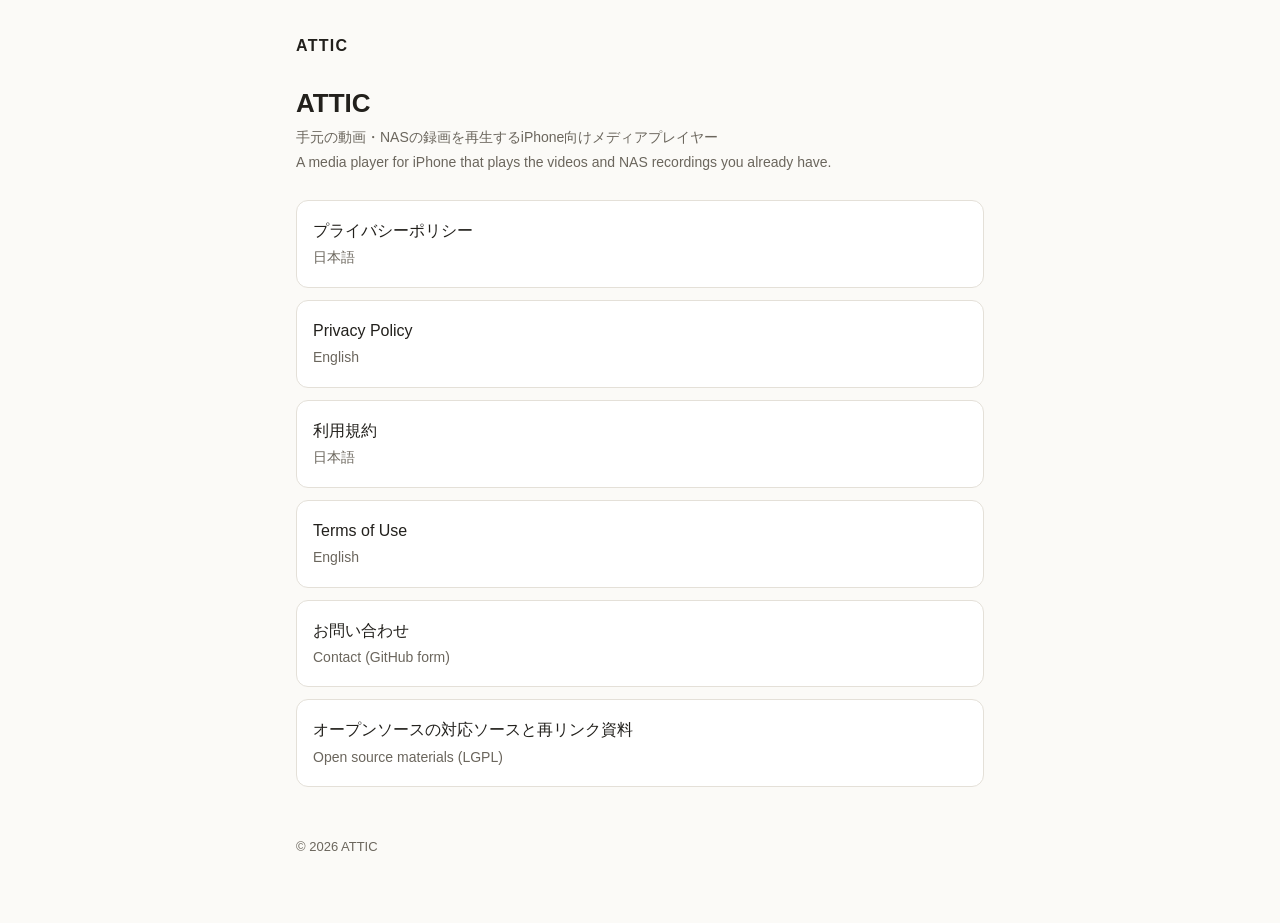
<file: index.html>
<!doctype html>
<html lang="ja"><head><meta charset="utf-8"><meta name="viewport" content="width=device-width,initial-scale=1">
<title>ATTIC</title><link rel="stylesheet" href="style.css"></head>
<body><main>
<header><span class="brand">ATTIC</span></header>
<h1>ATTIC</h1>
<p class="updated">手元の動画・NASの録画を再生するiPhone向けメディアプレイヤー<br>A media player for iPhone that plays the videos and NAS recordings you already have.</p>
<a class="card" href="privacy.html">プライバシーポリシー<span>日本語</span></a>
<a class="card" href="privacy-en.html" lang="en">Privacy Policy<span>English</span></a>
<a class="card" href="terms.html">利用規約<span>日本語</span></a>
<a class="card" href="terms-en.html" lang="en">Terms of Use<span>English</span></a>
<a class="card" href="https://github.com/Aoki-lab1110/attic-oss/issues/new?template=contact.yml">お問い合わせ<span>Contact (GitHub form)</span></a>
<a class="card" href="https://github.com/Aoki-lab1110/attic-oss/releases">オープンソースの対応ソースと再リンク資料<span>Open source materials (LGPL)</span></a>
<footer>© 2026 ATTIC</footer>
</main></body></html>
</file>
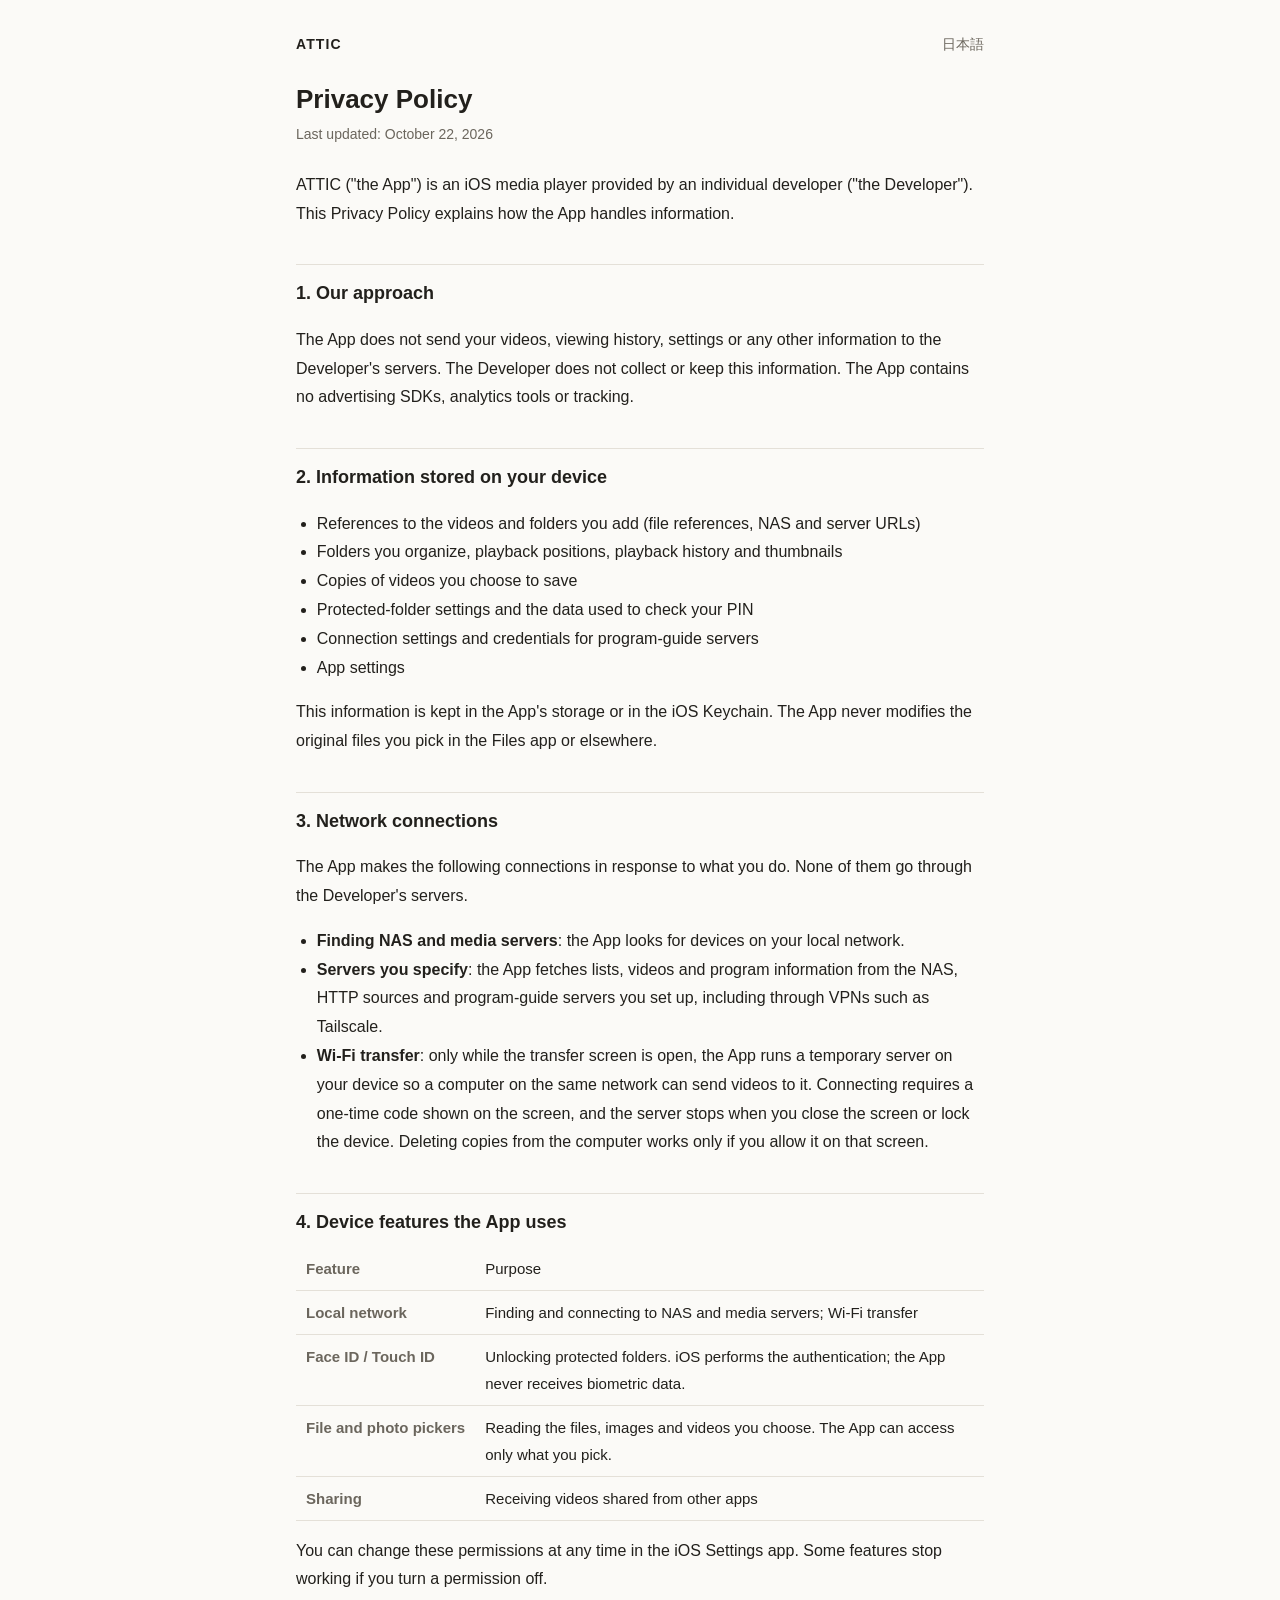
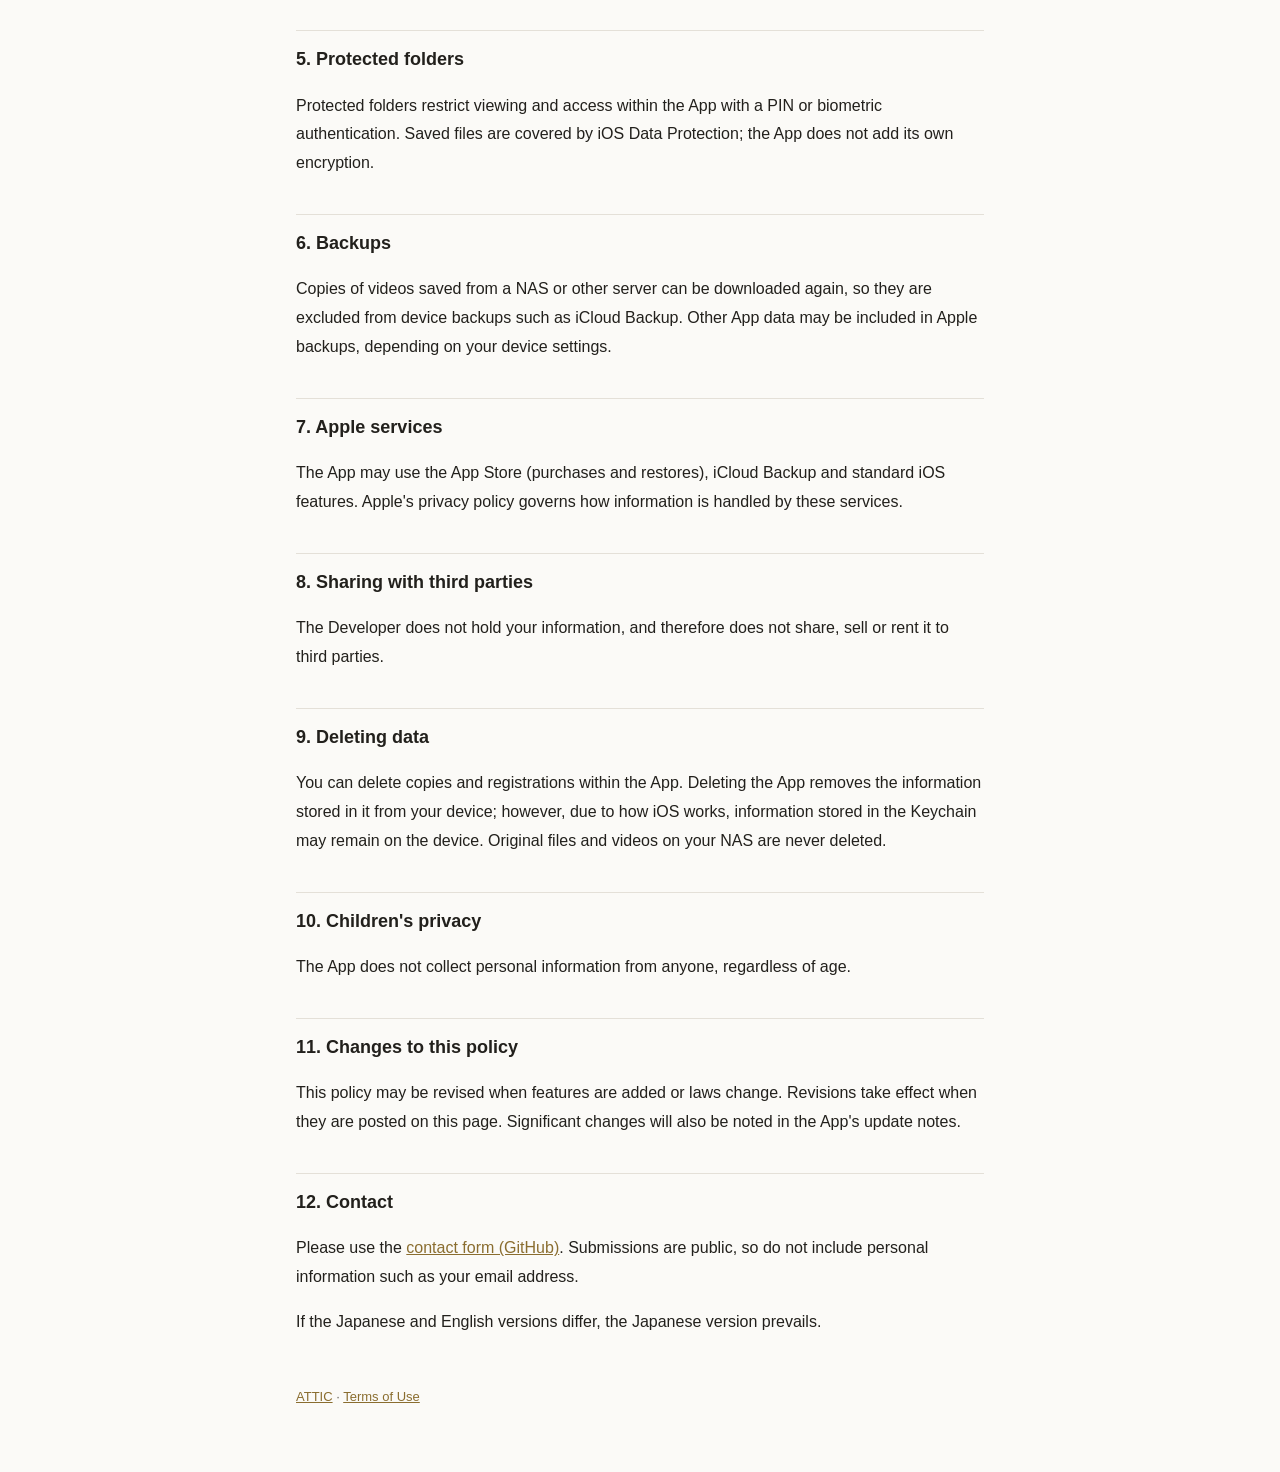
<file: privacy-en.html>
<!doctype html>
<html lang="en"><head><meta charset="utf-8"><meta name="viewport" content="width=device-width,initial-scale=1">
<title>Privacy Policy | ATTIC</title><link rel="stylesheet" href="style.css"></head>
<body><main>
<header><a class="brand" href="./">ATTIC</a><a href="privacy.html" lang="ja">日本語</a></header>
<h1>Privacy Policy</h1>
<p class="updated">Last updated: October 22, 2026</p>

<p>ATTIC ("the App") is an iOS media player provided by an individual developer ("the Developer"). This Privacy Policy explains how the App handles information.</p>

<h2>1. Our approach</h2>
<p>The App does not send your videos, viewing history, settings or any other information to the Developer's servers. The Developer does not collect or keep this information. The App contains no advertising SDKs, analytics tools or tracking.</p>

<h2>2. Information stored on your device</h2>
<ul>
<li>References to the videos and folders you add (file references, NAS and server URLs)</li>
<li>Folders you organize, playback positions, playback history and thumbnails</li>
<li>Copies of videos you choose to save</li>
<li>Protected-folder settings and the data used to check your PIN</li>
<li>Connection settings and credentials for program-guide servers</li>
<li>App settings</li>
</ul>
<p>This information is kept in the App's storage or in the iOS Keychain. The App never modifies the original files you pick in the Files app or elsewhere.</p>

<h2>3. Network connections</h2>
<p>The App makes the following connections in response to what you do. None of them go through the Developer's servers.</p>
<ul>
<li><strong>Finding NAS and media servers</strong>: the App looks for devices on your local network.</li>
<li><strong>Servers you specify</strong>: the App fetches lists, videos and program information from the NAS, HTTP sources and program-guide servers you set up, including through VPNs such as Tailscale.</li>
<li><strong>Wi-Fi transfer</strong>: only while the transfer screen is open, the App runs a temporary server on your device so a computer on the same network can send videos to it. Connecting requires a one-time code shown on the screen, and the server stops when you close the screen or lock the device. Deleting copies from the computer works only if you allow it on that screen.</li>
</ul>

<h2>4. Device features the App uses</h2>
<table>
<tr><th>Feature</th><td>Purpose</td></tr>
<tr><th>Local network</th><td>Finding and connecting to NAS and media servers; Wi-Fi transfer</td></tr>
<tr><th>Face ID / Touch ID</th><td>Unlocking protected folders. iOS performs the authentication; the App never receives biometric data.</td></tr>
<tr><th>File and photo pickers</th><td>Reading the files, images and videos you choose. The App can access only what you pick.</td></tr>
<tr><th>Sharing</th><td>Receiving videos shared from other apps</td></tr>
</table>
<p>You can change these permissions at any time in the iOS Settings app. Some features stop working if you turn a permission off.</p>

<h2>5. Protected folders</h2>
<p>Protected folders restrict viewing and access within the App with a PIN or biometric authentication. Saved files are covered by iOS Data Protection; the App does not add its own encryption.</p>

<h2>6. Backups</h2>
<p>Copies of videos saved from a NAS or other server can be downloaded again, so they are excluded from device backups such as iCloud Backup. Other App data may be included in Apple backups, depending on your device settings.</p>

<h2>7. Apple services</h2>
<p>The App may use the App Store (purchases and restores), iCloud Backup and standard iOS features. Apple's privacy policy governs how information is handled by these services.</p>

<h2>8. Sharing with third parties</h2>
<p>The Developer does not hold your information, and therefore does not share, sell or rent it to third parties.</p>

<h2>9. Deleting data</h2>
<p>You can delete copies and registrations within the App. Deleting the App removes the information stored in it from your device; however, due to how iOS works, information stored in the Keychain may remain on the device. Original files and videos on your NAS are never deleted.</p>

<h2>10. Children's privacy</h2>
<p>The App does not collect personal information from anyone, regardless of age.</p>

<h2>11. Changes to this policy</h2>
<p>This policy may be revised when features are added or laws change. Revisions take effect when they are posted on this page. Significant changes will also be noted in the App's update notes.</p>

<h2>12. Contact</h2>
<p>Please use the <a href="https://github.com/Aoki-lab1110/attic-oss/issues/new?template=contact.yml">contact form (GitHub)</a>. Submissions are public, so do not include personal information such as your email address.</p>

<p>If the Japanese and English versions differ, the Japanese version prevails.</p>
<footer><a href="./">ATTIC</a> · <a href="terms-en.html">Terms of Use</a></footer>
</main></body></html>
</file>
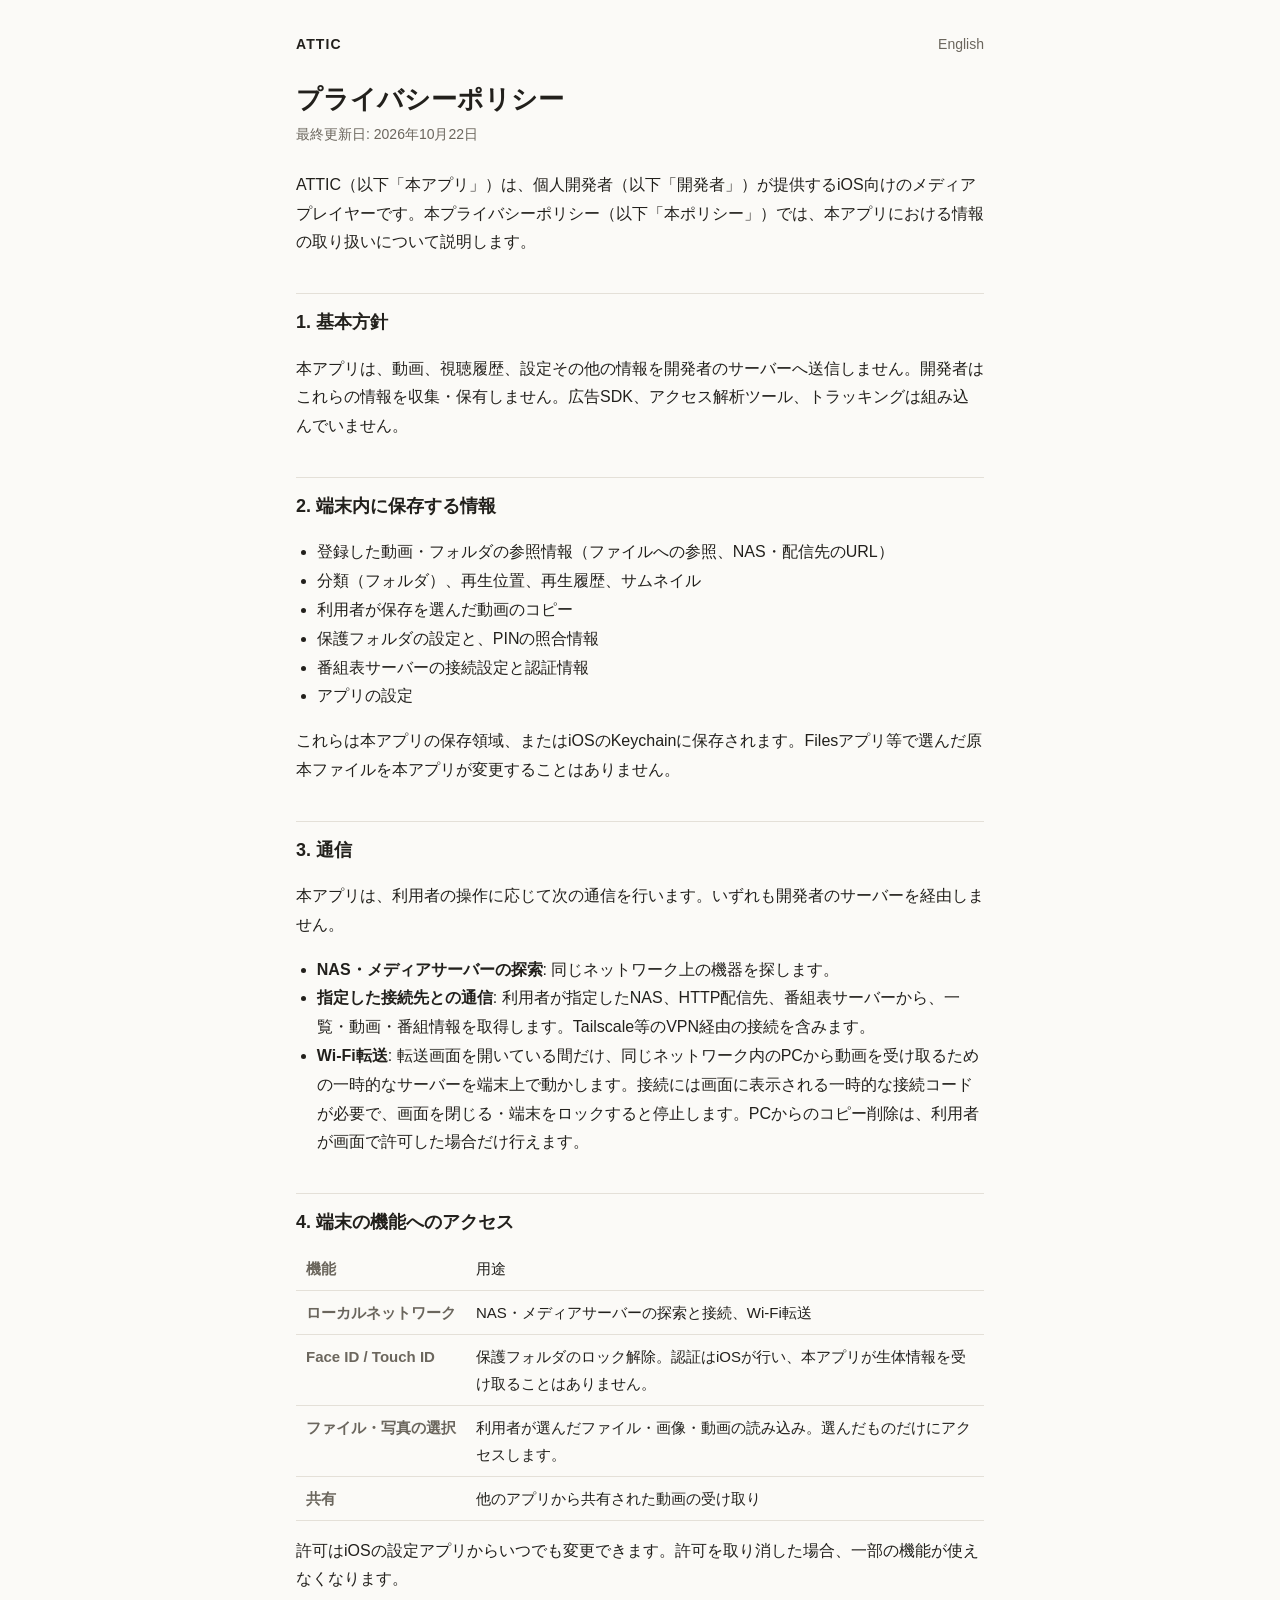
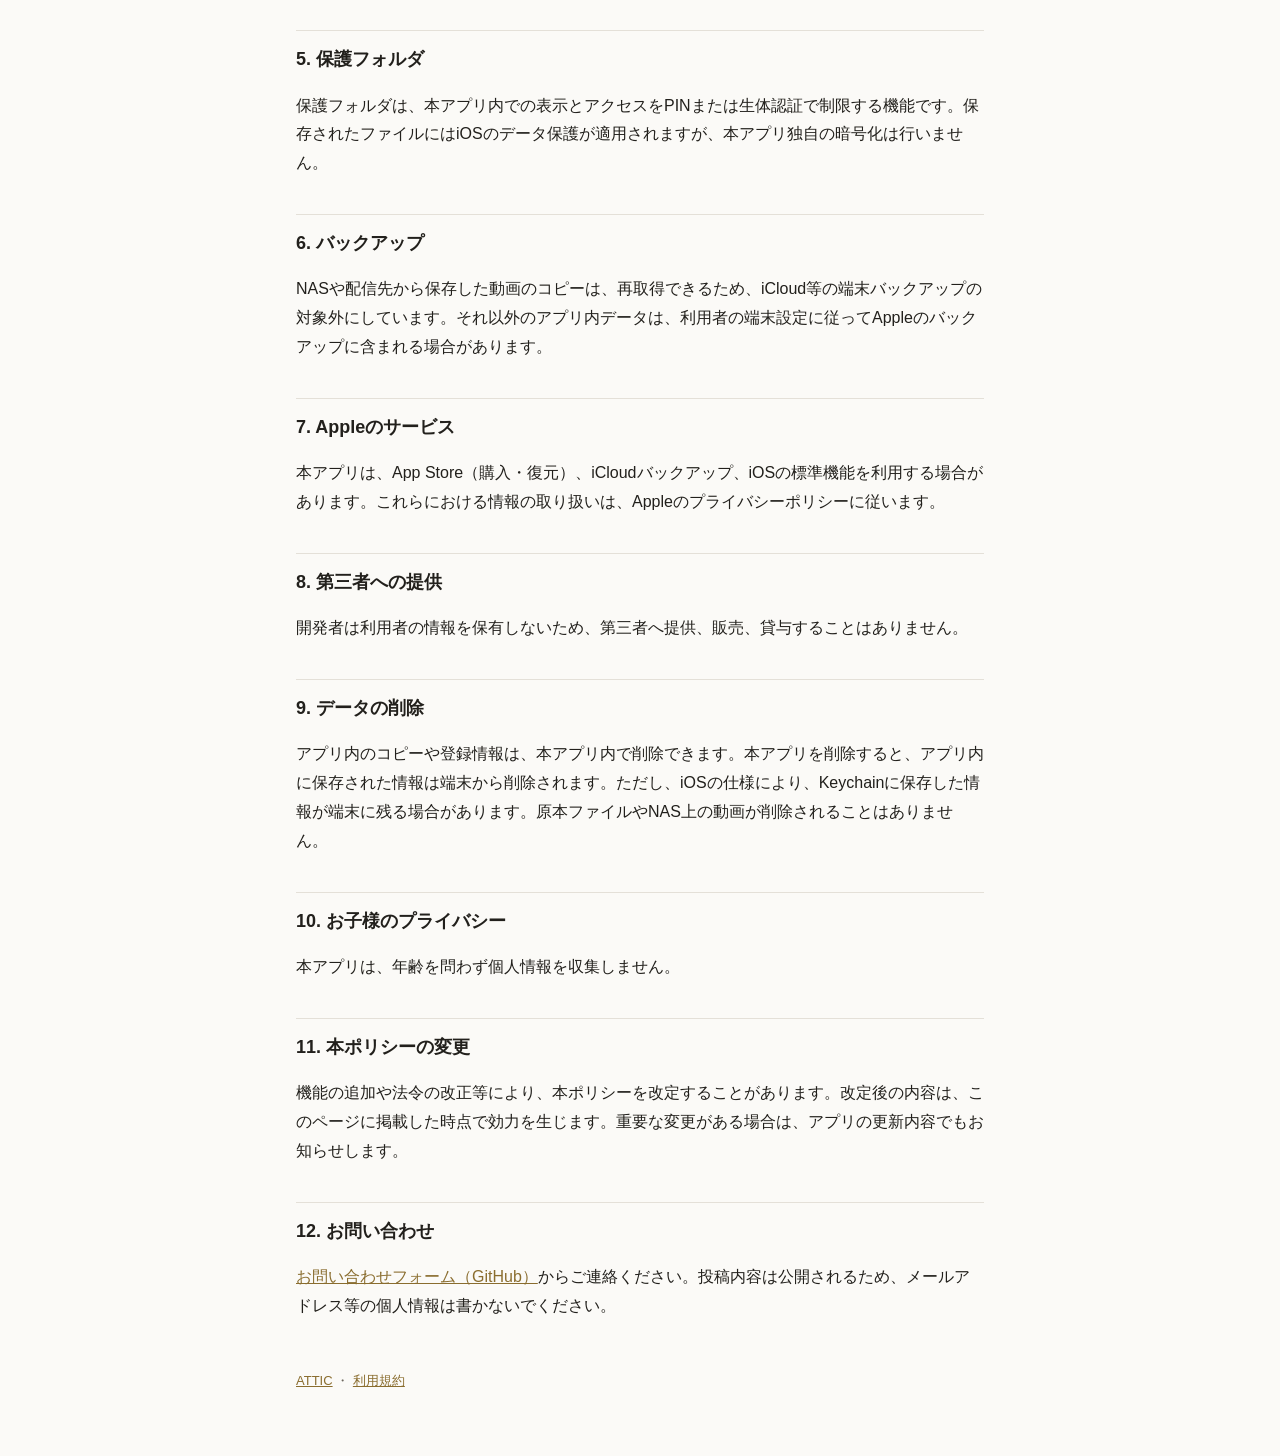
<file: privacy.html>
<!doctype html>
<html lang="ja"><head><meta charset="utf-8"><meta name="viewport" content="width=device-width,initial-scale=1">
<title>プライバシーポリシー | ATTIC</title><link rel="stylesheet" href="style.css"></head>
<body><main>
<header><a class="brand" href="./">ATTIC</a><a href="privacy-en.html" lang="en">English</a></header>
<h1>プライバシーポリシー</h1>
<p class="updated">最終更新日: 2026年10月22日</p>

<p>ATTIC（以下「本アプリ」）は、個人開発者（以下「開発者」）が提供するiOS向けのメディアプレイヤーです。本プライバシーポリシー（以下「本ポリシー」）では、本アプリにおける情報の取り扱いについて説明します。</p>

<h2>1. 基本方針</h2>
<p>本アプリは、動画、視聴履歴、設定その他の情報を開発者のサーバーへ送信しません。開発者はこれらの情報を収集・保有しません。広告SDK、アクセス解析ツール、トラッキングは組み込んでいません。</p>

<h2>2. 端末内に保存する情報</h2>
<ul>
<li>登録した動画・フォルダの参照情報（ファイルへの参照、NAS・配信先のURL）</li>
<li>分類（フォルダ）、再生位置、再生履歴、サムネイル</li>
<li>利用者が保存を選んだ動画のコピー</li>
<li>保護フォルダの設定と、PINの照合情報</li>
<li>番組表サーバーの接続設定と認証情報</li>
<li>アプリの設定</li>
</ul>
<p>これらは本アプリの保存領域、またはiOSのKeychainに保存されます。Filesアプリ等で選んだ原本ファイルを本アプリが変更することはありません。</p>

<h2>3. 通信</h2>
<p>本アプリは、利用者の操作に応じて次の通信を行います。いずれも開発者のサーバーを経由しません。</p>
<ul>
<li><strong>NAS・メディアサーバーの探索</strong>: 同じネットワーク上の機器を探します。</li>
<li><strong>指定した接続先との通信</strong>: 利用者が指定したNAS、HTTP配信先、番組表サーバーから、一覧・動画・番組情報を取得します。Tailscale等のVPN経由の接続を含みます。</li>
<li><strong>Wi-Fi転送</strong>: 転送画面を開いている間だけ、同じネットワーク内のPCから動画を受け取るための一時的なサーバーを端末上で動かします。接続には画面に表示される一時的な接続コードが必要で、画面を閉じる・端末をロックすると停止します。PCからのコピー削除は、利用者が画面で許可した場合だけ行えます。</li>
</ul>

<h2>4. 端末の機能へのアクセス</h2>
<table>
<tr><th>機能</th><td>用途</td></tr>
<tr><th>ローカルネットワーク</th><td>NAS・メディアサーバーの探索と接続、Wi-Fi転送</td></tr>
<tr><th>Face ID / Touch ID</th><td>保護フォルダのロック解除。認証はiOSが行い、本アプリが生体情報を受け取ることはありません。</td></tr>
<tr><th>ファイル・写真の選択</th><td>利用者が選んだファイル・画像・動画の読み込み。選んだものだけにアクセスします。</td></tr>
<tr><th>共有</th><td>他のアプリから共有された動画の受け取り</td></tr>
</table>
<p>許可はiOSの設定アプリからいつでも変更できます。許可を取り消した場合、一部の機能が使えなくなります。</p>

<h2>5. 保護フォルダ</h2>
<p>保護フォルダは、本アプリ内での表示とアクセスをPINまたは生体認証で制限する機能です。保存されたファイルにはiOSのデータ保護が適用されますが、本アプリ独自の暗号化は行いません。</p>

<h2>6. バックアップ</h2>
<p>NASや配信先から保存した動画のコピーは、再取得できるため、iCloud等の端末バックアップの対象外にしています。それ以外のアプリ内データは、利用者の端末設定に従ってAppleのバックアップに含まれる場合があります。</p>

<h2>7. Appleのサービス</h2>
<p>本アプリは、App Store（購入・復元）、iCloudバックアップ、iOSの標準機能を利用する場合があります。これらにおける情報の取り扱いは、Appleのプライバシーポリシーに従います。</p>

<h2>8. 第三者への提供</h2>
<p>開発者は利用者の情報を保有しないため、第三者へ提供、販売、貸与することはありません。</p>

<h2>9. データの削除</h2>
<p>アプリ内のコピーや登録情報は、本アプリ内で削除できます。本アプリを削除すると、アプリ内に保存された情報は端末から削除されます。ただし、iOSの仕様により、Keychainに保存した情報が端末に残る場合があります。原本ファイルやNAS上の動画が削除されることはありません。</p>

<h2>10. お子様のプライバシー</h2>
<p>本アプリは、年齢を問わず個人情報を収集しません。</p>

<h2>11. 本ポリシーの変更</h2>
<p>機能の追加や法令の改正等により、本ポリシーを改定することがあります。改定後の内容は、このページに掲載した時点で効力を生じます。重要な変更がある場合は、アプリの更新内容でもお知らせします。</p>

<h2>12. お問い合わせ</h2>
<p><a href="https://github.com/Aoki-lab1110/attic-oss/issues/new?template=contact.yml">お問い合わせフォーム（GitHub）</a>からご連絡ください。投稿内容は公開されるため、メールアドレス等の個人情報は書かないでください。</p>

<footer><a href="./">ATTIC</a> ・ <a href="terms.html">利用規約</a></footer>
</main></body></html>
</file>
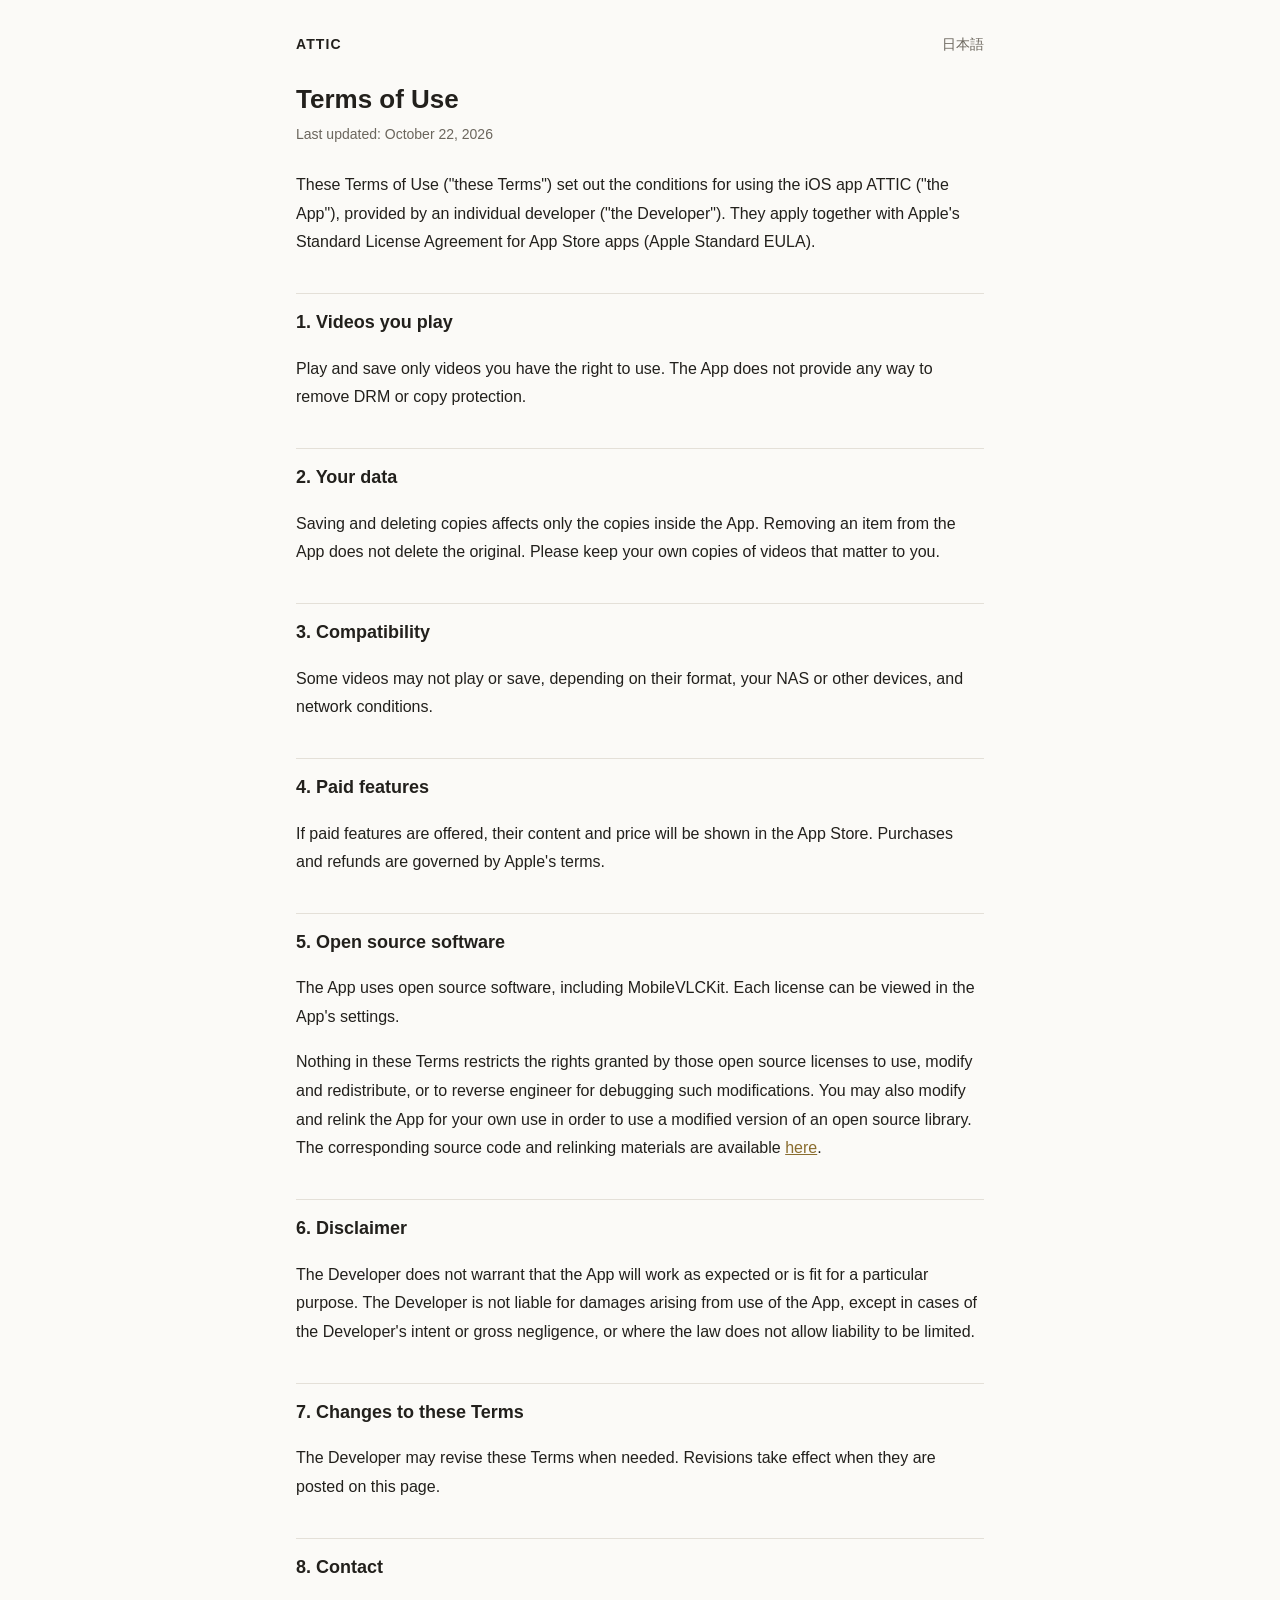
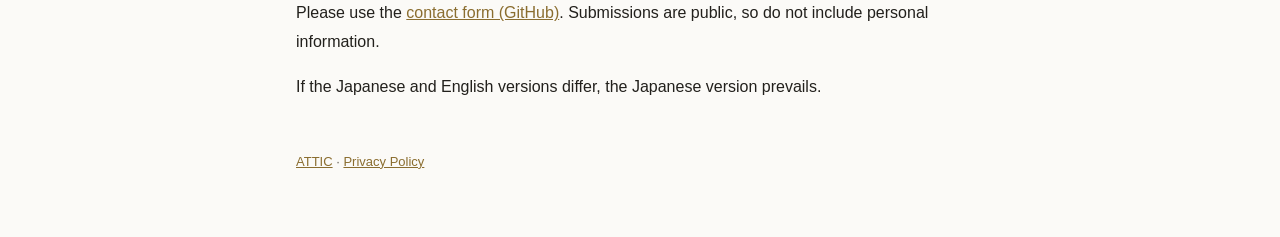
<file: terms-en.html>
<!doctype html>
<html lang="en"><head><meta charset="utf-8"><meta name="viewport" content="width=device-width,initial-scale=1">
<title>Terms of Use | ATTIC</title><link rel="stylesheet" href="style.css"></head>
<body><main>
<header><a class="brand" href="./">ATTIC</a><a href="terms.html" lang="ja">日本語</a></header>
<h1>Terms of Use</h1>
<p class="updated">Last updated: October 22, 2026</p>

<p>These Terms of Use ("these Terms") set out the conditions for using the iOS app ATTIC ("the App"), provided by an individual developer ("the Developer"). They apply together with Apple's Standard License Agreement for App Store apps (Apple Standard EULA).</p>

<h2>1. Videos you play</h2>
<p>Play and save only videos you have the right to use. The App does not provide any way to remove DRM or copy protection.</p>

<h2>2. Your data</h2>
<p>Saving and deleting copies affects only the copies inside the App. Removing an item from the App does not delete the original. Please keep your own copies of videos that matter to you.</p>

<h2>3. Compatibility</h2>
<p>Some videos may not play or save, depending on their format, your NAS or other devices, and network conditions.</p>

<h2>4. Paid features</h2>
<p>If paid features are offered, their content and price will be shown in the App Store. Purchases and refunds are governed by Apple's terms.</p>

<h2>5. Open source software</h2>
<p>The App uses open source software, including MobileVLCKit. Each license can be viewed in the App's settings.</p>
<p>Nothing in these Terms restricts the rights granted by those open source licenses to use, modify and redistribute, or to reverse engineer for debugging such modifications. You may also modify and relink the App for your own use in order to use a modified version of an open source library. The corresponding source code and relinking materials are available <a href="https://github.com/Aoki-lab1110/attic-oss/releases">here</a>.</p>

<h2>6. Disclaimer</h2>
<p>The Developer does not warrant that the App will work as expected or is fit for a particular purpose. The Developer is not liable for damages arising from use of the App, except in cases of the Developer's intent or gross negligence, or where the law does not allow liability to be limited.</p>

<h2>7. Changes to these Terms</h2>
<p>The Developer may revise these Terms when needed. Revisions take effect when they are posted on this page.</p>

<h2>8. Contact</h2>
<p>Please use the <a href="https://github.com/Aoki-lab1110/attic-oss/issues/new?template=contact.yml">contact form (GitHub)</a>. Submissions are public, so do not include personal information.</p>

<p>If the Japanese and English versions differ, the Japanese version prevails.</p>
<footer><a href="./">ATTIC</a> · <a href="privacy-en.html">Privacy Policy</a></footer>
</main></body></html>
</file>
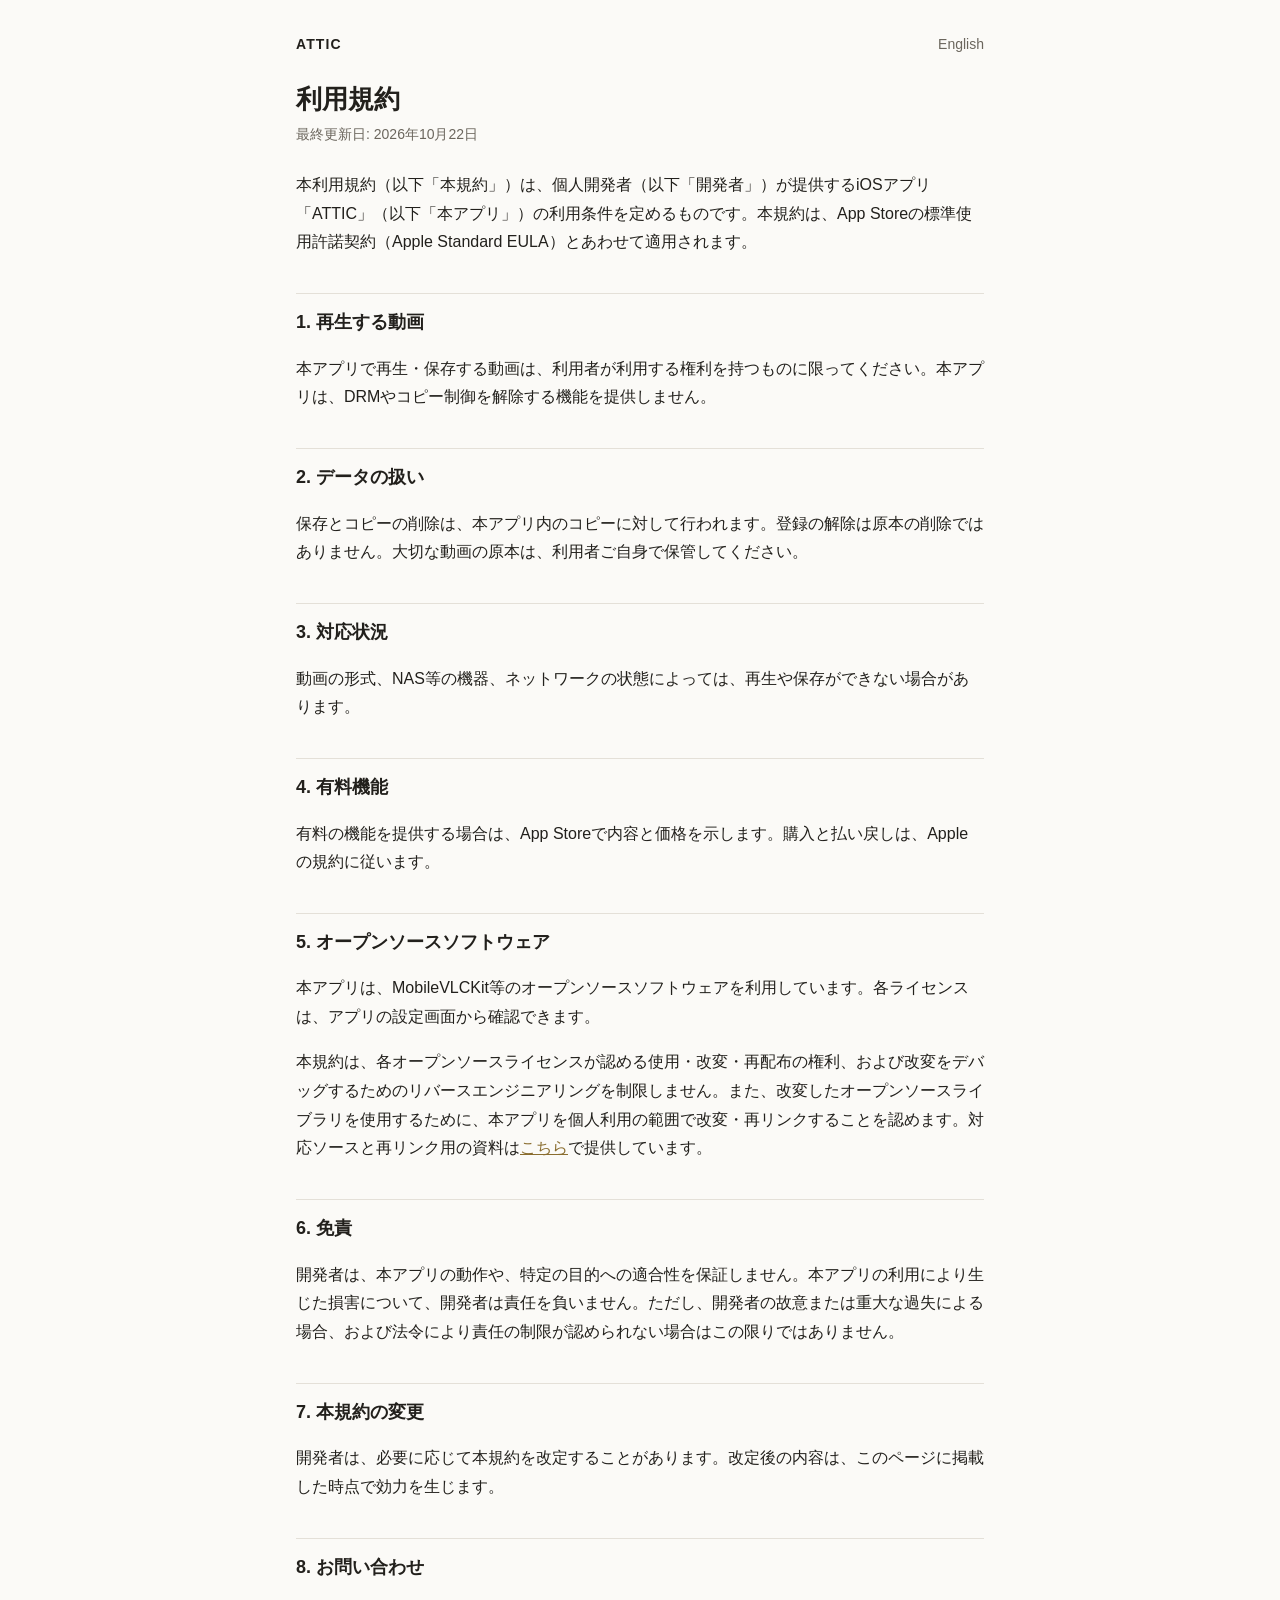
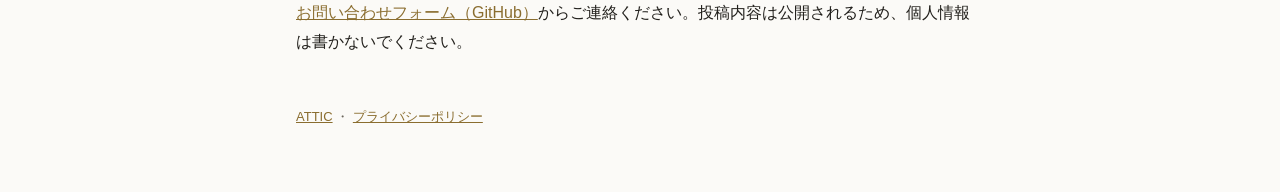
<file: terms.html>
<!doctype html>
<html lang="ja"><head><meta charset="utf-8"><meta name="viewport" content="width=device-width,initial-scale=1">
<title>利用規約 | ATTIC</title><link rel="stylesheet" href="style.css"></head>
<body><main>
<header><a class="brand" href="./">ATTIC</a><a href="terms-en.html" lang="en">English</a></header>
<h1>利用規約</h1>
<p class="updated">最終更新日: 2026年10月22日</p>

<p>本利用規約（以下「本規約」）は、個人開発者（以下「開発者」）が提供するiOSアプリ「ATTIC」（以下「本アプリ」）の利用条件を定めるものです。本規約は、App Storeの標準使用許諾契約（Apple Standard EULA）とあわせて適用されます。</p>

<h2>1. 再生する動画</h2>
<p>本アプリで再生・保存する動画は、利用者が利用する権利を持つものに限ってください。本アプリは、DRMやコピー制御を解除する機能を提供しません。</p>

<h2>2. データの扱い</h2>
<p>保存とコピーの削除は、本アプリ内のコピーに対して行われます。登録の解除は原本の削除ではありません。大切な動画の原本は、利用者ご自身で保管してください。</p>

<h2>3. 対応状況</h2>
<p>動画の形式、NAS等の機器、ネットワークの状態によっては、再生や保存ができない場合があります。</p>

<h2>4. 有料機能</h2>
<p>有料の機能を提供する場合は、App Storeで内容と価格を示します。購入と払い戻しは、Appleの規約に従います。</p>

<h2>5. オープンソースソフトウェア</h2>
<p>本アプリは、MobileVLCKit等のオープンソースソフトウェアを利用しています。各ライセンスは、アプリの設定画面から確認できます。</p>
<p>本規約は、各オープンソースライセンスが認める使用・改変・再配布の権利、および改変をデバッグするためのリバースエンジニアリングを制限しません。また、改変したオープンソースライブラリを使用するために、本アプリを個人利用の範囲で改変・再リンクすることを認めます。対応ソースと再リンク用の資料は<a href="https://github.com/Aoki-lab1110/attic-oss/releases">こちら</a>で提供しています。</p>

<h2>6. 免責</h2>
<p>開発者は、本アプリの動作や、特定の目的への適合性を保証しません。本アプリの利用により生じた損害について、開発者は責任を負いません。ただし、開発者の故意または重大な過失による場合、および法令により責任の制限が認められない場合はこの限りではありません。</p>

<h2>7. 本規約の変更</h2>
<p>開発者は、必要に応じて本規約を改定することがあります。改定後の内容は、このページに掲載した時点で効力を生じます。</p>

<h2>8. お問い合わせ</h2>
<p><a href="https://github.com/Aoki-lab1110/attic-oss/issues/new?template=contact.yml">お問い合わせフォーム（GitHub）</a>からご連絡ください。投稿内容は公開されるため、個人情報は書かないでください。</p>

<footer><a href="./">ATTIC</a> ・ <a href="privacy.html">プライバシーポリシー</a></footer>
</main></body></html>
</file>
<file: style.css>
:root{--bg:#fbfaf7;--text:#22201c;--muted:#6b665d;--line:#e4e0d8;--accent:#8a6d2f;--surface:#fff}
@media (prefers-color-scheme:dark){:root{--bg:#121316;--text:#ecebe7;--muted:#a5a199;--line:#2c2e33;--accent:#ddc592;--surface:#1a1c20}}
*{box-sizing:border-box}
body{margin:0;background:var(--bg);color:var(--text);font:16px/1.8 -apple-system,BlinkMacSystemFont,"Hiragino Sans","Noto Sans JP",sans-serif}
main{max-width:720px;margin:0 auto;padding:32px 16px 64px}
header{display:flex;justify-content:space-between;align-items:center;gap:12px;margin-bottom:24px}
header a{color:var(--muted);text-decoration:none;font-size:14px}
.brand{font-weight:700;letter-spacing:.08em;color:var(--text)}
h1{font-size:26px;line-height:1.4;margin:0 0 4px}
h2{font-size:18px;margin:36px 0 8px;padding-top:12px;border-top:1px solid var(--line)}
.updated{color:var(--muted);font-size:14px;margin:0 0 24px}
a{color:var(--accent)}
ul{padding-left:1.3em}
table{width:100%;border-collapse:collapse;font-size:15px;margin:8px 0}
th,td{text-align:left;vertical-align:top;padding:8px 10px;border-bottom:1px solid var(--line)}
th{color:var(--muted);font-weight:600;white-space:nowrap}
.card{display:block;background:var(--surface);border:1px solid var(--line);border-radius:12px;padding:16px;margin:12px 0;text-decoration:none;color:var(--text)}
.card span{display:block;color:var(--muted);font-size:14px}
footer{margin-top:48px;color:var(--muted);font-size:13px}
</file>
